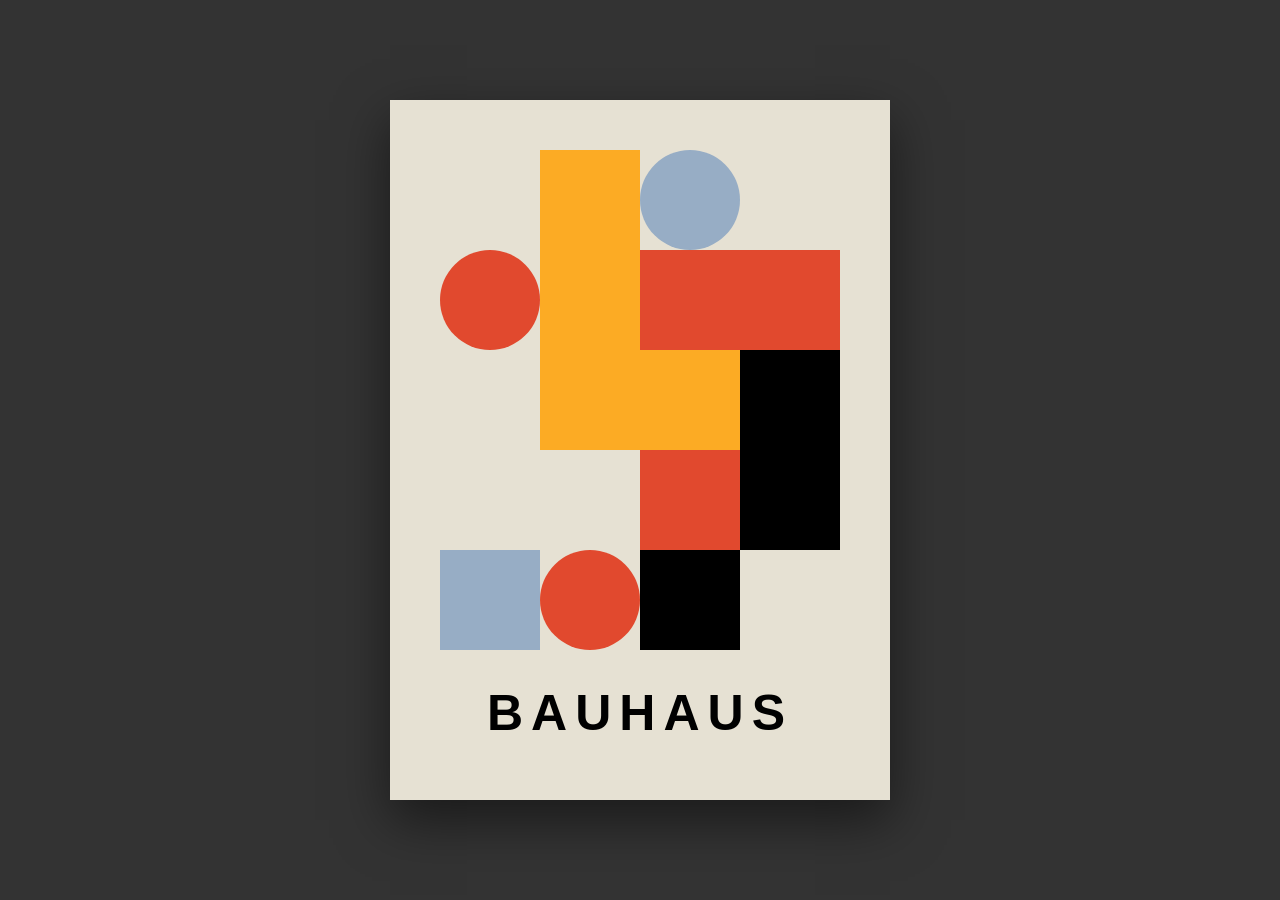
<file: index.html>
<!DOCTYPE html>
<html lang="de">
<head>
    <meta charset="UTF-8">
    <title>Bauhaus Poster Johanna Weigl</title>
    <link rel="stylesheet" href="jw_bauhaus.css">
</head>
<body>

    <div class="poster">
       
            <div class="BoxSize1 FarbeGelb Spalte2 Zeile1"></div>
            <div class="CircleSize FarbeBlau Spalte3 Zeile1"></div>
            <div class="CircleSize FarbeRot Spalte1 Zeile2"></div>
            <div class="BoxSize2 FarbeRot Spalte3 Zeile2"></div>
            <div class="BoxSize3 FarbeGelb Spalte3 Zeile3"></div>
            <div class="BoxSize4 FarbeSchwarz Spalte4 Zeile3"></div>
            <div class="BoxSize3 FarbeRot Spalte3 Zeile4"></div>
            <div class="BoxSize3 FarbeBlau Zeile5 Spalte1"></div>
            <div class="CircleSize FarbeRot Zeile5 Spalte2"></div>
            <div class="BoxSize3 FarbeSchwarz Zeile5 Spalte3"></div>
            <div class="typography">
                <h1> BAUHAUS</h1>
            </div>
        
        
        
    </div>

</body>
</html>
</file>
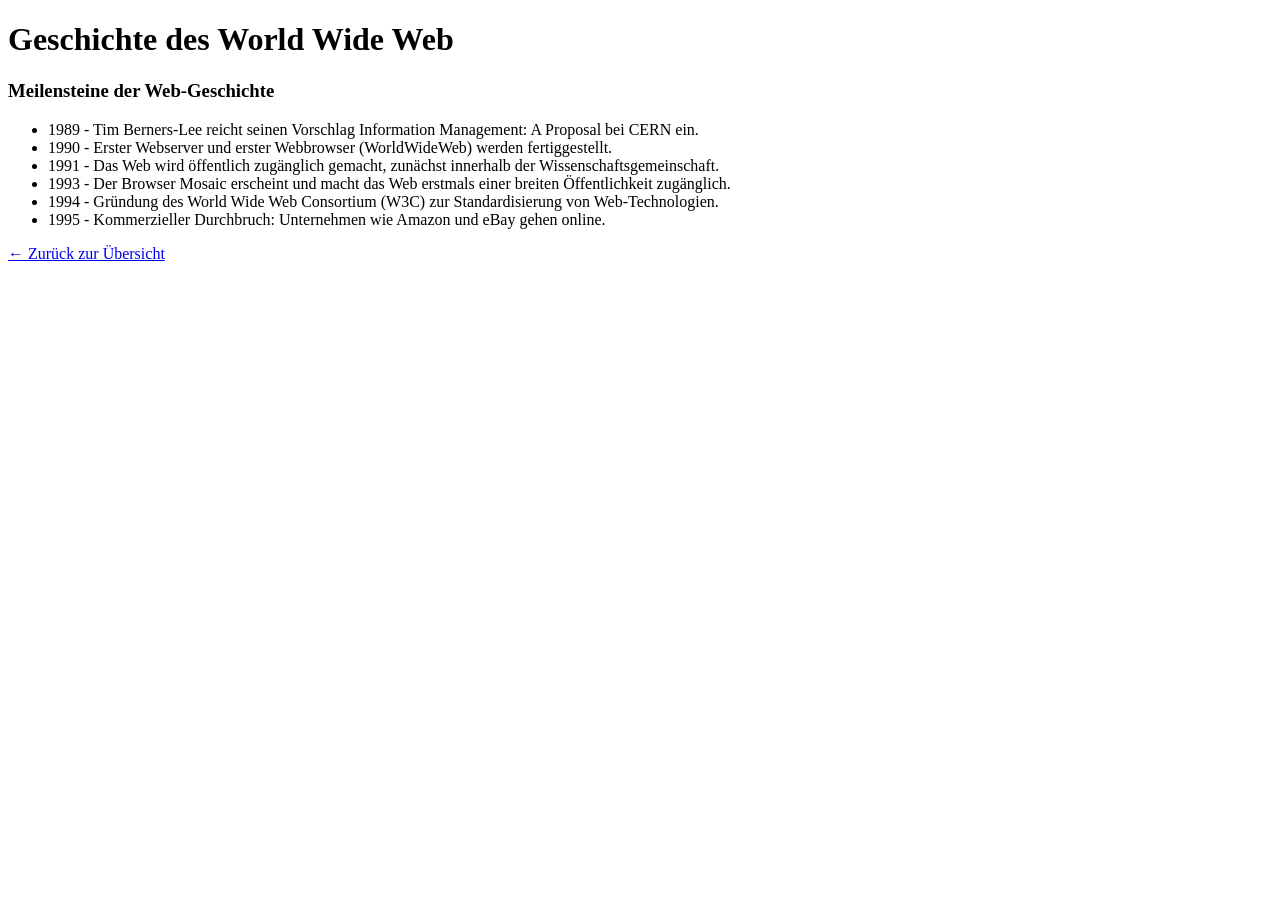
<file: 01/meilensteine.html>
<!DOCTYPE html>
<html lang="de">
  <head>
    <meta charset="UTF-8" />
    <meta name="viewport" content="width=device-width, initial-scale=1.0" />
    <title>Geschichte des World Wide Web</title>
  </head>
  <body>
<h1>Geschichte des World Wide Web</h1>
<h3>Meilensteine der Web-Geschichte</h3>
<ul>
  <li>1989 - Tim Berners-Lee reicht seinen Vorschlag Information Management: A Proposal bei CERN ein.</li>
<li>1990 - Erster Webserver und erster Webbrowser (WorldWideWeb) werden fertiggestellt.</li>
<li>1991 - Das Web wird öffentlich zugänglich gemacht, zunächst innerhalb der Wissenschaftsgemeinschaft.</li>
<li>1993 - Der Browser Mosaic erscheint und macht das Web erstmals einer breiten Öffentlichkeit zugänglich.</li>
<li>1994 - Gründung des World Wide Web Consortium (W3C) zur Standardisierung von Web-Technologien.</li>
<li>1995 - Kommerzieller Durchbruch: Unternehmen wie Amazon und eBay gehen online.
</li>
</ul>
<a href="www.html">← Zurück zur Übersicht</a>
</body>
</html>
</file>
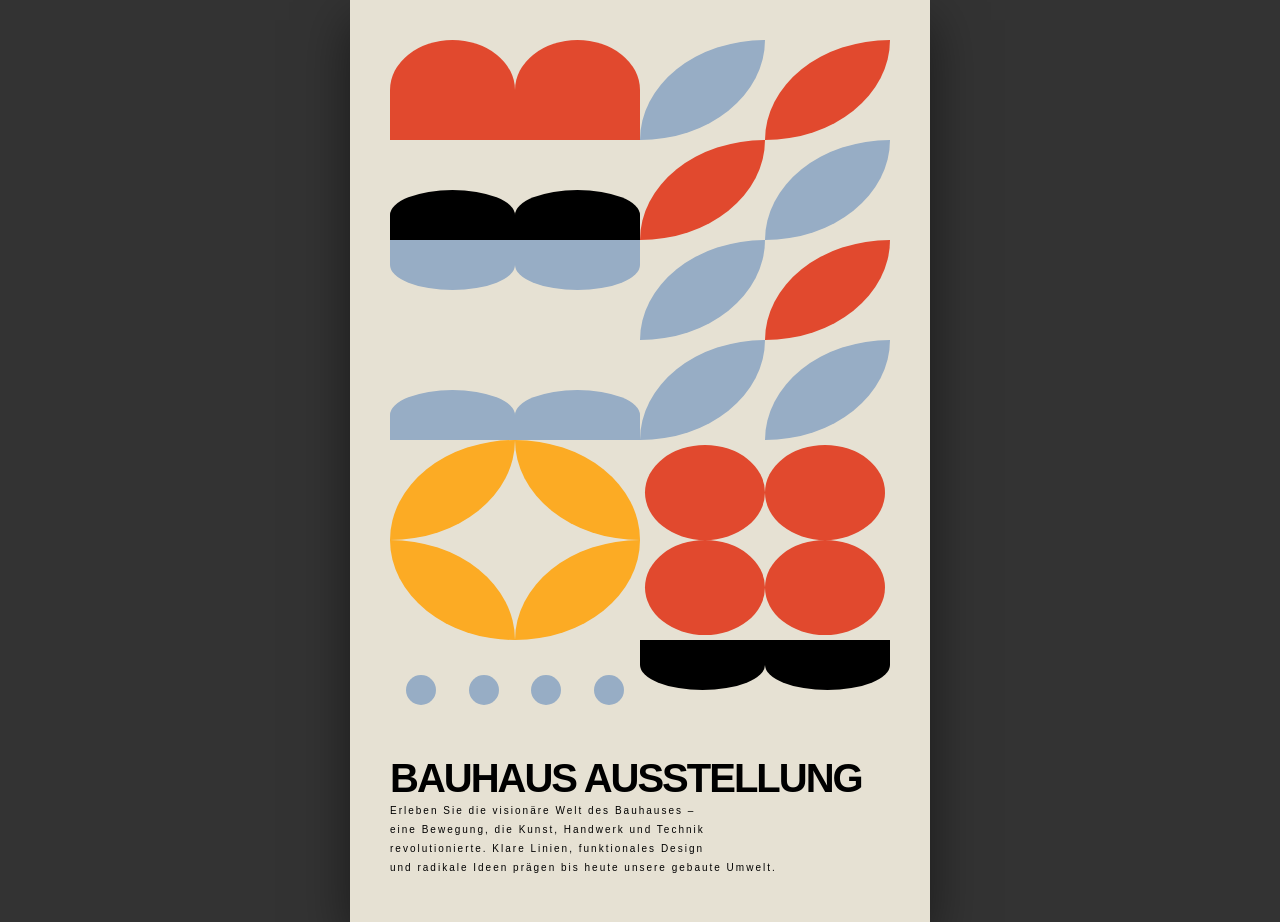
<file: 02/bauhaus-beispiele/bauhaus01.html>
<!DOCTYPE html>
<html lang="de">
<head>
    <meta charset="UTF-8">
    <title>Bauhaus Poster Johanna Weigl</title>
    <link rel="stylesheet" href="bauhaus01.css">
</head>
<body>

    <div class="poster">
        <div class="art-grid">
            
            <div class="shape red rnd-top"></div>
            <div class="shape red rnd-top"></div>
            
            <div class="shape blue leaf"></div>
            <div class="shape red leaf"></div>

            <div class="shape black semi-top"></div>
            <div class="shape black semi-top"></div>
            <div class="shape red leaf"></div>
            <div class="shape blue leaf"></div>

            <div class="shape blue semi-bottom"></div>
            <div class="shape blue semi-bottom"></div>
            <div class="shape blue leaf"></div>
            <div class="shape red leaf"></div>

            <div class="shape blue semi-top"></div>
            <div class="shape blue semi-top"></div>
            <div class="shape blue leaf"></div>
            <div class="shape blue leaf"></div>

            <div class="yellow-flower-container">
                <div class="flower-petal yellow"></div>
                <div class="flower-petal yellow"></div>
                <div class="flower-petal yellow"></div>
                <div class="flower-petal yellow"></div>
            </div>

            <div class="red-circles-container">
                <div class="shape red circle"></div>
                <div class="shape red circle"></div>
                <div class="shape red circle"></div>
                <div class="shape red circle"></div>
            </div>

            <div class="small-dots-container">
                <div class="dot blue"></div>
                <div class="dot blue"></div>
                <div class="dot blue"></div>
                <div class="dot blue"></div>
            </div>

            <div class="black-bottom-container">
                <div class="shape black semi-bottom"></div>
                <div class="shape black semi-bottom"></div>
            </div>
        </div>

        <div class="typography">
            <h1>BAUHAUS AUSSTELLUNG</h1>
            <p>Erleben Sie die visionäre Welt des Bauhauses –</p>
            <p>eine Bewegung, die Kunst, Handwerk und Technik</p>
            <p>revolutionierte. Klare Linien, funktionales Design</p> 
            <p>und radikale Ideen prägen bis heute unsere gebaute Umwelt.</p>
        </div>
    </div>

</body>
</html>
</file>
<file: jw_bauhaus.css>
:root {
    --bg: #e6e1d3;
    --red: #e1492e;
    --black: #000000;
    --blue: #97adc5;
    --yellow: #fcab24;
}

body {
    background-color: #333;
    display: flex;
    justify-content: center;
    align-items: center;
    min-height: 100vh;
    margin: 0;
    font-family: 'Helvetica', Arial, sans-serif;
}

.poster {
    background-color: var(--bg);
    width: 500px;
    height: 700px;
    box-shadow: 0 20px 50px rgba(0, 0, 0, 0.5);
    position:relative;
    
}

/*Positionen*/
.Zeile1{
    top: 50px;
}
.Zeile2{
    top: 150px;
}
.Zeile3{
    top: 250px;
}
.Zeile4{
    top: 350px;
}
.Zeile5{
    top: 450px;
}

.Spalte1{
    left: 50px;
}
.Spalte2{
    left: 150px;
}
.Spalte3{
    left: 250px;
}
.Spalte4{
    left: 350px;
}

/*Farben*/
.FarbeGelb{
    background-color:#fcab24;
}

.FarbeRot{
    background-color: #e1492e;
}

.FarbeBlau{
    background-color:#97adc5;
}

.FarbeSchwarz{
    background-color: #000000;
}

/*Größen*/
.BoxSize1{
    position:absolute;
    width: 100px;
    height: 300px;
}

.BoxSize2{
    position:absolute;
    width: 200px;
    height:100px;
}

.BoxSize3{
    position:absolute;
    width: 100px;
    height: 100px;
}

.BoxSize4{
    position:absolute;
    width: 100px;
    height:200px;
}

.CircleSize{
    position:absolute;
    width: 100px;
    height: 100px;
    border-radius: 50%;
}


/* Typografie */
.typography {
    text-align: center;
}

.typography h1 {
    font-size: 50px;
    letter-spacing: 8px;
    position: absolute;
    top: 550px;
    bottom: 0px;
    right: 0px;
    left: 0px;
}
</file>
<file: 02/bauhaus-beispiele/bauhaus01.css>
:root {
    --bg: #e6e1d3;
    --red: #e1492e;
    --black: #000000;
    --blue: #97adc5;
    --yellow: #fcab24;
}

body {
    background-color: #333;
    display: flex;
    justify-content: center;
    align-items: center;
    min-height: 100vh;
    margin: 0;
    font-family: 'Helvetica', Arial, sans-serif;
}

.poster {
    background-color: var(--bg);
    width: 500px;
    padding: 40px;
    box-shadow: 0 20px 50px rgba(0,0,0,0.5);
}

/* Gitter-Layout für die Hauptgrafik */
.art-grid {
    display: grid;
    grid-template-columns: repeat(4, 1fr);
    grid-auto-rows: 100px; /* Höhe der kleinen Quadrate */
    gap: 0;
}

/* Grundformen */
.shape {
    width: 100%;
    height: 100%;
}

.red { background-color: var(--red); }
.black { background-color: var(--black); }
.blue { background-color: var(--blue); }
.yellow { background-color: var(--yellow); }

/* Geometrische Logik mit border-radius */
.rnd-top { border-radius: 50% 50% 0 0; }
.semi-top { border-radius: 100% 100% 0 0; height: 50%; align-self: end; }
.semi-bottom { border-radius: 0 0 100% 100%; height: 50%; }
.circle { border-radius: 50%; }
.leaf { border-radius: 100% 0 100% 0; }

/* Spezielle Container */
.yellow-flower-container {
    grid-column: span 2;
    grid-row: span 2;
    display: grid;
    grid-template-columns: 1fr 1fr;
}

.flower-petal {
    width: 100%;
    height: 100%;
    border-radius: 100% 0 100% 0;
}
.flower-petal:nth-child(2), .flower-petal:nth-child(3) {
    border-radius: 0 100% 0 100%;
}

.red-circles-container {
    grid-column: span 2;
    grid-row: span 2;
    display: grid;
    grid-template-columns: 1fr 1fr;
    padding: 5px;
}

.small-dots-container {
    grid-column: span 2;
    display: flex;
    justify-content: space-around;
    align-items: center;
}

.dot {
    width: 30px;
    height: 30px;
    border-radius: 50%;
}

.black-bottom-container {
    grid-column: span 2;
    display: flex;
}

/* Typografie */
.typography {
    text-align: left;
    margin-top: 20px;
}

.typography h1 {
    font-size: 40px;
    margin: 0;
    letter-spacing: -2px;
    line-height: 0.9;
}

.typography p {
    font-size: 10px;
    letter-spacing: 2px;
    margin-top: 10px;
    font-weight: 100;
    line-height: 0.9;
}
</file>
